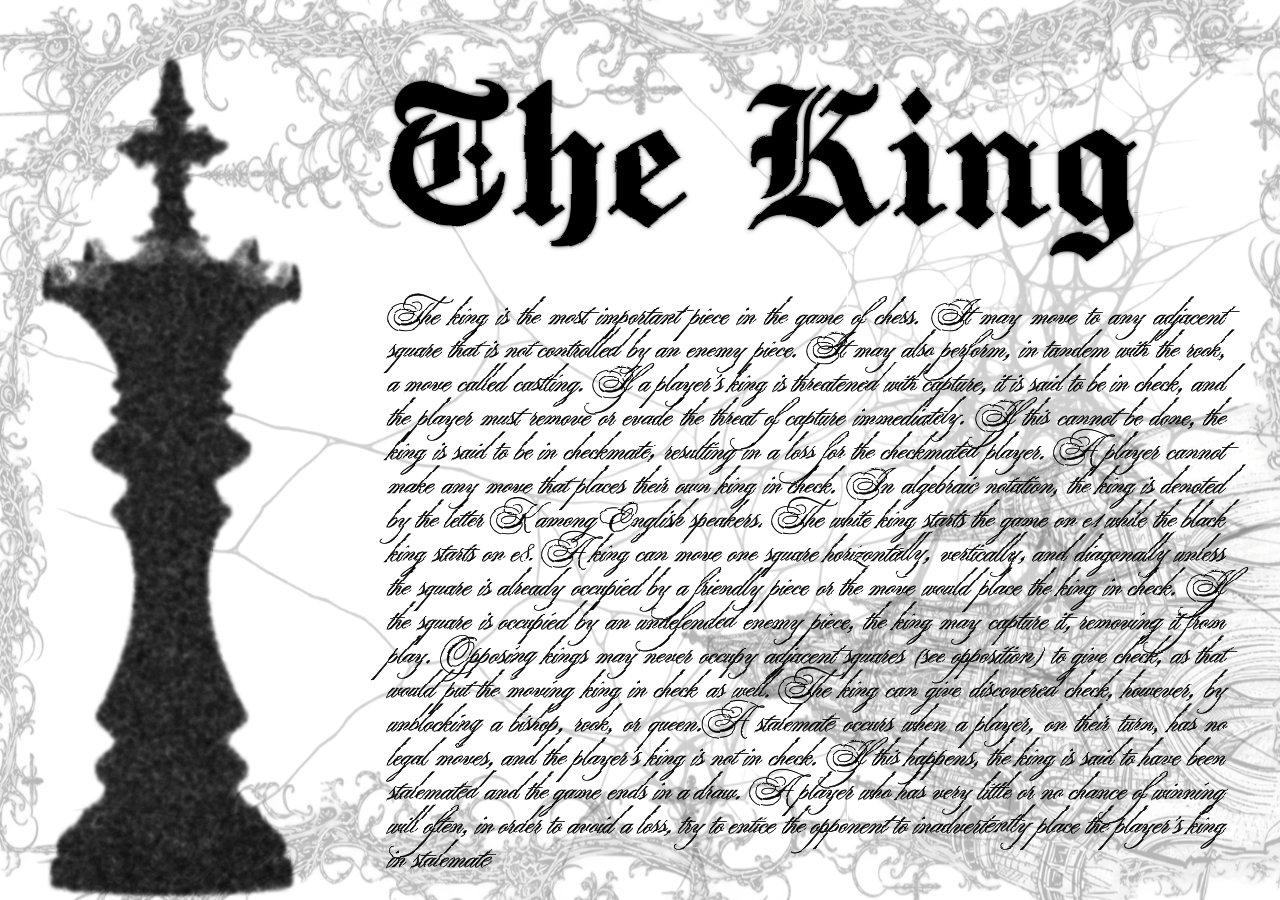
<file: kpage.html>
<!doctype html>
<html lang="en">
<head>
  <meta charset="utf-8">
  <meta name="viewport" content="width=device-width, initial-scale=1">
  <title>The King — Chess Pieces</title>
  <link rel="preconnect" href="https://fonts.googleapis.com">
  <link rel="preconnect" href="https://fonts.gstatic.com" crossorigin>
  <link rel="stylesheet" href="https://fonts.googleapis.com/css2?family=Ballet&display=block">
  <link rel="stylesheet" href="kdes.css">
</head>
<body>
  <!-- frame: Board -->
  <div class="frame board-e262d35079e7">
    <!-- rect: king -->
    <div class="shape rect king-e263330550f4"></div>
    <canvas id="kingSmoke" class="king-smoke" aria-hidden="true"></canvas>
    <!-- text: The King -->
    <div class="shape text the-king-e26364bdd176">
      <div class="text-node-html" id="html-text-node-bf0e94d9-e7d9-80fc-8008-e26364bdd176" data-x="513" data-y="156">
        <div class="root rich-text root-0" xmlns="http://www.w3.org/1999/xhtml">
          <div class="paragraph-set root-0-paragraph-set-0">
            <p class="paragraph root-0-paragraph-set-0-paragraph-0" dir="ltr"><span class="text-node root-0-paragraph-set-0-paragraph-0-text-0">The King</span></p>
          </div>
        </div>
      </div>
    </div>
        <!-- text: The king is the most important piece in the game of chess. It may move to any adjacent square that is not controlled by an enemy piece. It may also perform, in tandem with the rook, a move called castling. If a player's king is threatened with capture, it is said to be in check, -->
    <div class="shape text the-king-i-e33a67ff9f3d">
      <div class="text-node-html" id="html-text-node-51af9739-724e-8098-8008-e33a67ff9f3d" data-x="433.99999999999994" data-y="249.99999999999997">
        <div class="root rich-text root-0" xmlns="http://www.w3.org/1999/xhtml">
          <div class="paragraph-set root-0-paragraph-set-0">
            <p class="paragraph root-0-paragraph-set-0-paragraph-0" dir="auto"><span class="text-node root-0-paragraph-set-0-paragraph-0-text-0">The king is the most important piece in the game of chess. It may move to any adjacent square that is not controlled by an enemy piece. It may also perform, in tandem with the rook, a move called castling. If a player&#x27;s king is threatened with capture, it is said to be in check, and the player must remove or evade the threat of capture immediately. If this cannot be done, the king is said to be in checkmate, resulting in a loss for the checkmated player. A player cannot make any move that places their own king in check. In algebraic notation, the king is denoted by the letter K among English speakers. The white king starts the game on e1 while the black king starts on e8. A king can move one square horizontally, vertically, and diagonally unless the square is already occupied by a friendly piece or the move would place the king in check. If the square is occupied by an undefended enemy piece, the king may capture it, removing it from play. Opposing kings may never occupy adjacent squares (see opposition) to give check, as that would put the moving king in check as well. The king can give discovered check, however, by unblocking a bishop, rook, or queen.A stalemate occurs when a player, on their turn, has no legal moves, and the player&#x27;s king is not in check. If this happens, the king is said to have been stalemated and the game ends in a draw. A player who has very little or no chance of winning will often, in order to avoid a loss, try to entice the opponent to inadvertently place the player&#x27;s king in stalemate </span></p>
          </div>
        </div>
      </div>
    </div>
  </div>
  <svg aria-hidden="true" width="0" height="0" style="position:absolute;overflow:hidden">
    <filter id="ambientFluidFilter" x="-12%" y="-12%" width="124%" height="124%" color-interpolation-filters="sRGB">
      <feTurbulence type="fractalNoise" baseFrequency="0.008 0.012" numOctaves="2" seed="8" result="fluidNoise">
        <animate attributeName="baseFrequency" values="0.01 0.014;0.016 0.022;0.01 0.014" dur="8s" repeatCount="indefinite" />
      </feTurbulence>
      <feDisplacementMap in="SourceGraphic" in2="fluidNoise" scale="3" xChannelSelector="R" yChannelSelector="G">
        <animate attributeName="scale" values="6;11;6" dur="6s" repeatCount="indefinite" />
      </feDisplacementMap>
    </filter>
    <filter id="kineticTextFilter" x="-14%" y="-20%" width="128%" height="140%" color-interpolation-filters="sRGB">
      <feTurbulence type="fractalNoise" baseFrequency="0.012 0.018" numOctaves="2" seed="5" result="textNoise">
        <animate attributeName="baseFrequency" values="0.02 0.028;0.034 0.044;0.02 0.028" dur="4s" repeatCount="indefinite" />
      </feTurbulence>
      <feDisplacementMap in="SourceGraphic" in2="textNoise" scale="8" xChannelSelector="R" yChannelSelector="G">
        <animate attributeName="scale" values="10;18;10" dur="3s" repeatCount="indefinite" />
      </feDisplacementMap>
    </filter>
    <filter id="kingSwirlFilter" x="-15%" y="-5%" width="130%" height="110%" color-interpolation-filters="sRGB">
      <feTurbulence type="fractalNoise" baseFrequency="0.008 0.012" numOctaves="2" seed="8" result="kingNoise">
        <animate attributeName="baseFrequency" values="0.008 0.012;0.014 0.02;0.008 0.012" dur="8s" repeatCount="indefinite" />
      </feTurbulence>
      <feDisplacementMap in="SourceGraphic" in2="kingNoise" scale="8" xChannelSelector="R" yChannelSelector="G">
        <animate attributeName="scale" values="8;15;8" dur="6s" repeatCount="indefinite" />
      </feDisplacementMap>
    </filter>
    <filter id="kingKineticFilter" x="-15%" y="-5%" width="130%" height="110%" color-interpolation-filters="sRGB">
      <feTurbulence type="fractalNoise" baseFrequency="0.012 0.018" numOctaves="2" seed="5" result="kingNoise">
        <animate attributeName="baseFrequency" values="0.016 0.024;0.028 0.04;0.016 0.024" dur="4s" repeatCount="indefinite" />
      </feTurbulence>
      <feDisplacementMap in="SourceGraphic" in2="kingNoise" scale="14" xChannelSelector="R" yChannelSelector="G">
        <animate attributeName="scale" values="16;28;16" dur="3s" repeatCount="indefinite" />
      </feDisplacementMap>
    </filter>
  </svg>
  <script>
    (() => {
      const board = document.querySelector('.board-e262d35079e7');
      const king = document.querySelector('.king-e263330550f4');
      const title = document.querySelector('.the-king-e26364bdd176');
      const titleText = title.querySelector('.text-node');
      const description = document.querySelector('.the-king-i-e33a67ff9f3d');
      const paragraph = description.querySelector('.paragraph');

      const fitLayout = () => {
        const viewportWidth = window.innerWidth;
        const viewportHeight = window.innerHeight;
        const portrait = viewportHeight > viewportWidth;
        const imageScale = Math.max(1, viewportHeight - 10) / 952;
        // In portrait, reserve a clear text column below a smaller centered king.
        const kingHeight = portrait ? Math.min(viewportHeight * 0.62, viewportWidth * 1.8) : 894 * imageScale;
        const kingWidth = kingHeight * 638 / 2080;
        const textLeft = portrait ? 16 : 10 + 2 * imageScale + kingWidth + 75;
        king.style.left = portrait ? `${(viewportWidth - kingWidth) / 2}px` : `${(textLeft - kingWidth) / 2}px`;
        king.style.top = portrait ? `${(viewportHeight - kingHeight) / 2}px` : `${5 + 58 * imageScale}px`;   // phone: king in the middle of the first screen
        king.style.width = `${kingWidth}px`;
        king.style.height = `${kingHeight}px`;

        // text starts 75px right of the king silhouette.
        const baseLeft = textLeft;
        const limitRight = viewportWidth - (portrait ? 16 : 30);
        const limitBottom = viewportHeight - 30;

        // Title: ink-aligned with the description's left edge, as large as fits the width.
        const titleFont = getComputedStyle(titleText);
        const titleProbe = document.createElement('canvas').getContext('2d');
        titleProbe.font = `${titleFont.fontWeight} 100px ${titleFont.fontFamily}`;
        const tm = titleProbe.measureText(titleText.textContent);
        const inkLeft100 = tm.actualBoundingBoxLeft;            // + means ink starts left of the origin
        const inkWidth100 = tm.actualBoundingBoxLeft + tm.actualBoundingBoxRight;
        const inkTarget = baseLeft + 1;                           // description's leftmost ink
        let titleSize = Math.max(portrait ? 36 : 64, Math.min(900, (limitRight - inkTarget) / inkWidth100 * 100));
        const titleTop = portrait ? viewportHeight + 24 : 20;   // phone: title and text come after the king screen
        title.style.top = `${titleTop}px`;
        title.style.height = 'auto';
        titleText.style.fontSize = `${titleSize}px`;
        title.style.width = `${limitRight - inkTarget + 400}px`;
        // keep the title from eating the whole page: at most ~30% of the window height
        const maxTitleHeight = viewportHeight * (portrait ? 0.16 : 0.30);
        const titleHeight = title.getBoundingClientRect().height;
        if (titleHeight > maxTitleHeight) {
          titleSize = Math.max(portrait ? 36 : 64, titleSize * maxTitleHeight / titleHeight);
          titleText.style.fontSize = `${titleSize}px`;
        }
        title.style.left = `${inkTarget + inkLeft100 * titleSize / 100}px`;

        // Where the title's ink ends (baseline + descender of "King"), so the text can sit 30px below it.
        const titleWord = title.querySelector('.kinetic-word');
        const tmAt = titleProbe.measureText(titleText.textContent);
        const tAscent = (tm.fontBoundingBoxAscent ?? 80) * titleSize / 100;
        const tDescent = (tm.fontBoundingBoxDescent ?? 20) * titleSize / 100;
        const titleBaseline = titleTop + titleWord.offsetTop + (titleWord.offsetHeight - (tAscent + tDescent)) / 2 + tAscent;
        const titleInkBottom = titleBaseline + Math.max(0, tm.actualBoundingBoxDescent) * titleSize / 100;
        const targetInkTop = titleInkBottom + (portrait ? 18 : 30);
        let descriptionTop = targetInkTop;

        const words = [...description.querySelectorAll('.kinetic-word')];
        const probe = document.createElement('canvas').getContext('2d');
        const family = getComputedStyle(paragraph.firstElementChild || paragraph).fontFamily;

        // Lay the text out at a size / line-height and report where its real ink ends.
        const measure = (size, lineHeight) => {
          description.style.setProperty('--description-font-size', `${size}px`);
          description.style.setProperty('--description-line-height', `${lineHeight}`);
          probe.font = `400 ${size}px ${family}`;
          let overLeft = 0, overRight = 0;
          const metrics = new Map();
          for (const word of words) {
            const m = probe.measureText(word.textContent);
            metrics.set(word, m);
            overLeft = Math.max(overLeft, m.actualBoundingBoxLeft);
            overRight = Math.max(overRight, m.actualBoundingBoxRight - m.width);
          }
          overLeft += 1; overRight += 1;
          const left = baseLeft + overLeft;
          const width = Math.max(1, limitRight - overRight - left);
          description.style.left = `${left}px`;
          description.style.width = `${width}px`;

          let maxRight = 0, lastTop = 0;
          for (const word of words) {
            maxRight = Math.max(maxRight, word.offsetLeft + word.offsetWidth);
            lastTop = Math.max(lastTop, word.offsetTop);
          }
          let inkBottom = 0;
          let firstTop = Infinity;
          for (const word of words) firstTop = Math.min(firstTop, word.offsetTop);
          let inkTop = Infinity;
          for (const word of words) {
            if (word.offsetTop > firstTop + 1) continue;
            const m = metrics.get(word);
            const ascent = m.fontBoundingBoxAscent ?? size * 0.8;
            const descent = m.fontBoundingBoxDescent ?? size * 0.2;
            const baseline = word.offsetTop + (word.offsetHeight - (ascent + descent)) / 2 + ascent;
            inkTop = Math.min(inkTop, baseline - Math.max(0, m.actualBoundingBoxAscent));
          }
          // put the first line's ink exactly 30px below the title's ink
          descriptionTop = targetInkTop - inkTop;
          description.style.top = `${descriptionTop}px`;
          description.style.height = `${Math.max(0, limitBottom - descriptionTop)}px`;
          for (const word of words) {
            if (word.offsetTop < lastTop - 1) continue;
            const m = metrics.get(word);
            const ascent = m.fontBoundingBoxAscent ?? size * 0.8;
            const descent = m.fontBoundingBoxDescent ?? size * 0.2;
            const baseline = word.offsetTop + (word.offsetHeight - (ascent + descent)) / 2 + ascent;
            inkBottom = Math.max(inkBottom, baseline + Math.max(0, m.actualBoundingBoxDescent));
          }
          const bottom = descriptionTop + inkBottom + 1;
          return { fits: bottom <= limitBottom && maxRight <= width + 1, bottom };
        };

        if (portrait) {
          // phone: readable fixed size, the copy just flows (and scrolls) below the king
          measure(Math.max(24, viewportWidth * 0.088), 1.32);
          description.style.height = 'auto';
        } else {
        // 1) biggest font size that fits the box with the 30px right/bottom margins.
        let low = 12, high = 400;
        for (let i = 0; i < 22; i++) {
          const size = (low + high) / 2;
          if (measure(size, 1.08).fits) low = size; else high = size;
        }
        // 2) spread the lines so the last line's ink lands exactly 30px above the bottom.
        let lhLow = 1.08, lhHigh = 2.4;
        for (let i = 0; i < 16; i++) {
          const lh = (lhLow + lhHigh) / 2;
          if (measure(low, lh).fits) lhLow = lh; else lhHigh = lh;
        }
        measure(low, lhLow);
        }
        if (portrait) board.style.height = `${Math.max(viewportHeight, parseFloat(description.style.top) + description.scrollHeight + 40)}px`;
        else board.style.height = '';
        // align the title's ink with the column where the description's lines start
        title.style.left = `${parseFloat(description.style.left) + inkLeft100 * titleSize / 100}px`;
      };

      window.addEventListener('resize', fitLayout);
      const animatedWords = [];
      for (const target of [titleText, ...description.querySelectorAll('.text-node')]) {
        const fragment = document.createDocumentFragment();
        for (const token of target.textContent.match(/\s+|\S+/g) || []) {
          if (/^\s+$/.test(token)) fragment.append(document.createTextNode(token));
          else {
            const word = document.createElement('span');
            word.className = 'kinetic-word';
            word.textContent = token;
            fragment.append(word);
            animatedWords.push(word);
          }
        }
        target.replaceChildren(fragment);
      }

      fitLayout();
      document.fonts.load('50px "Ballet"').then(fitLayout, () => {});
      document.fonts.ready.then(fitLayout);

      const pointer = { x: 0, y: 0, sx: 0, sy: 0, inside: false, started: false };
      let animationFrame = 0;
      const movePointer = (event) => {
        if (event.pointerType === 'touch') return;
        if (!pointer.started) {
          pointer.x = pointer.sx = event.clientX;
          pointer.y = pointer.sy = event.clientY;
          pointer.started = true;
        } else {
          pointer.x = event.clientX;
          pointer.y = event.clientY;
        }
        pointer.inside = true;
        if (!animationFrame) animationFrame = requestAnimationFrame(animateWords);
      };
      const leavePage = () => {
        pointer.inside = false;
        if (!animationFrame) animationFrame = requestAnimationFrame(animateWords);
      };
      function animateWords() {
        const ease = 0.09;
        pointer.sx += (pointer.x - pointer.sx) * ease;
        pointer.sy += (pointer.y - pointer.sy) * ease;
        let unsettled = Math.abs(pointer.x - pointer.sx) + Math.abs(pointer.y - pointer.sy) > 0.2;
        for (const word of animatedWords) {
          const rect = word.getBoundingClientRect();
          const dx = pointer.sx - (rect.left + rect.width / 2);
          const dy = pointer.sy - (rect.top + rect.height / 2);
          const distance = Math.hypot(dx, dy);
          const influence = pointer.inside ? Math.max(0, 1 - distance / 240) : 0;
          const hover = pointer.inside ? Math.max(0, 1 - distance / 100) : 0;
          word.style.setProperty('--mag-x', `${(dx * influence * 0.24).toFixed(2)}px`);
          word.style.setProperty('--mag-y', `${(dy * influence * 0.24 - hover * 16).toFixed(2)}px`);
          word.style.setProperty('--depth-z', `${(hover * 22).toFixed(2)}px`);
          word.style.setProperty('--tilt-x', `${(-dy / 78 * hover * 16).toFixed(2)}deg`);
          word.style.setProperty('--tilt-y', `${(dx / 78 * hover * 16).toFixed(2)}deg`);
          word.style.setProperty('--fluid-stretch', `${(1 + influence * 0.025).toFixed(3)}`);
          word.classList.toggle('kinetic-near', influence > 0.02);
          word.classList.toggle('kinetic-hover', hover > 0.04);
          if (influence > 0.01) unsettled = true;
        }
        const titleRect = title.getBoundingClientRect();
        const titleDx = pointer.sx - (titleRect.left + titleRect.width / 2);
        const titleDy = pointer.sy - (titleRect.top + titleRect.height / 2);
        const titleDistance = Math.hypot(titleDx, titleDy);
        const titleInfluence = pointer.inside ? Math.max(0, 1 - titleDistance / 330) : 0;
        const titleHover = pointer.inside ? Math.max(0, 1 - titleDistance / 165) : 0;
        title.style.setProperty('--heading-x', `${(titleDx * titleInfluence * 0.12).toFixed(2)}px`);
        title.style.setProperty('--heading-y', `${(titleDy * titleInfluence * 0.12 - titleHover * 7).toFixed(2)}px`);
        title.style.setProperty('--heading-rotate-x', `${(-titleDy / 165 * titleHover * 7).toFixed(2)}deg`);
        title.style.setProperty('--heading-rotate-y', `${(titleDx / 165 * titleHover * 7).toFixed(2)}deg`);
        title.style.setProperty('--heading-scale', `${(1 + titleHover * 0.06).toFixed(3)}`);
        title.classList.toggle('kinetic-heading-active', titleHover > 0.02);
        if (titleInfluence > 0.01) unsettled = true;
        const kingRect = king.getBoundingClientRect();
        const kingDx = Math.max(kingRect.left - pointer.sx, 0, pointer.sx - kingRect.right);
        const kingDy = Math.max(kingRect.top - pointer.sy, 0, pointer.sy - kingRect.bottom);
        const kingInfluence = pointer.inside ? Math.max(0, 1 - Math.hypot(kingDx, kingDy) / 240) : 0;
        king.classList.toggle('kinetic-near', kingInfluence > 0.02);
        if (kingInfluence > 0.01) unsettled = true;
        animationFrame = unsettled ? requestAnimationFrame(animateWords) : 0;
      }
      addEventListener('pointermove', movePointer, { passive: true });
      addEventListener('pointerleave', leavePage, { passive: true });
      // the parent (index.html) asks where the king's silhouette sits (king.png: x 2..268, y 97..991 of its 279 x 991 box)
      window.addEventListener('message', (event) => {
        if (event.source !== window.parent || !event.data || event.data.type !== 'get-king-rect') return;
        const vr = king.getBoundingClientRect();   // the exact box the smoke king is drawn into, in this frame's viewport px
        window.parent.postMessage({ type: 'king-rect', rect: { left: king.offsetLeft, top: king.offsetTop, width: king.offsetWidth, height: king.offsetHeight, vleft: vr.left, vtop: vr.top, vwidth: vr.width, vheight: vr.height } }, '*');
      });
      window.parent.postMessage({ type: 'king-typewriter-ready' }, '*');
      window.parent.postMessage({ type: 'king-typewriter-started' }, '*');
    })();
  </script>

  <script id="king-smoke">
(() => {
  /* Black king smoke: WebGL2 particles (transform feedback + helix-noise field) pulled onto the
     blackking.png silhouette, spinning on a turntable, stirred by the pointer. */
  const canvas = document.getElementById('kingSmoke');
  const king = document.querySelector('.king-e263330550f4');
  if (!canvas || !king) return;
  const MASK = '[data-uri]';
  const fallback = () => { canvas.style.display = 'none'; king.style.background = `url(${MASK}) no-repeat center / 100% 100%`; };
  const gl = canvas.getContext('webgl2', { alpha: true, premultipliedAlpha: true, antialias: false, depth: false, stencil: false });
  if (!gl) { fallback(); return; }

  const MOBILE = matchMedia('(max-width: 700px)').matches;
  const reduced = matchMedia('(prefers-reduced-motion: reduce)').matches;
  const N = MOBILE ? 40000 : 160000;
  const TURB = 0, ROT_SPEED = 0.45, GAIN = 5.0;
  const KH = 1.14;                // king height in scene units
  const FADE_TIME = reduced ? 1.2 : 2.0;

  const HX = `// Helix Noise — generated GLSL (GLSL ES 3.00 / WebGL2). Divergence-free velocity field.
// 20 modes. Defines vec3 hx(vec3 p) / (vec3 p, float t).
const int hx_N = 20;
const vec3 hx_K[20] = vec3[20](vec3(0.94043,-0.42023,0.94043),vec3(1.2802,-3.2008,0.92102),vec3(1.8686,-0.0014651,0.16309),vec3(0.20434,-2.1148,5.2433),vec3(2.0815,-3.1033,-1.8287),vec3(2.0470,1.6090,1.7629),vec3(-1.1795,-2.5732,1.1995),vec3(4.0639,0.24172,-3.2019),vec3(-0.36516,0.89120,2.4549),vec3(-0.81962,-3.0417,-1.8428),vec3(2.8500,3.8008,-0.55092),vec3(-1.8811,-0.59308,1.4348),vec3(0.35812,-0.30910,-2.0627),vec3(-0.18123,1.3968,0.69629),vec3(-0.99396,-0.59113,-0.31530),vec3(1.1614,4.1124,-4.3554),vec3(-4.1360,2.3175,1.8744),vec3(-2.1366,-0.17889,-3.2546),vec3(-2.0245,5.2174,-1.6119),vec3(-3.9900,1.4452,-1.3580));
const vec3 hx_E1[20] = vec3[20](vec3(0.40797,0.91299,0.0000),vec3(0.92848,0.37137,0.0000),vec3(0.00078410,1.0000,0.0000),vec3(0.99924,0.0000,-0.038943),vec3(0.83049,0.55703,0.0000),vec3(-0.61798,0.78619,0.0000),vec3(0.90905,-0.41669,0.0000),vec3(-0.059374,0.99824,0.0000),vec3(0.98912,0.0000,0.14713),vec3(0.96556,-0.26018,0.0000),vec3(-0.80006,0.59991,0.0000),vec3(0.30070,-0.95372,0.0000),vec3(-0.98526,0.0000,-0.17106),vec3(-0.99169,-0.12866,0.0000),vec3(0.51116,-0.85949,0.0000),vec3(-0.96236,0.27178,0.0000),vec3(-0.48882,-0.87238,0.0000),vec3(0.083432,-0.99651,0.0000),vec3(-0.93227,-0.36175,0.0000),vec3(-0.34055,-0.94023,0.0000));
const vec3 hx_E2[20] = vec3[20](vec3(-0.61559,0.27508,0.73850),vec3(-0.095858,0.23966,0.96611),vec3(-0.086951,0.000068179,0.99621),vec3(0.014557,0.92750,0.37353),vec3(0.24486,-0.36507,0.89820),vec3(-0.44077,-0.34647,0.82806),vec3(0.16258,0.35468,0.92075),vec3(0.61711,0.036705,0.78602),vec3(0.049724,0.94116,-0.33428),vec3(-0.13137,-0.48754,0.86316),vec3(0.069107,0.092164,0.99334),vec3(0.56104,0.17689,0.80867),vec3(0.024985,0.98928,-0.14391),vec3(0.057015,-0.43946,0.89645),vec3(-0.22608,-0.13446,0.96478),vec3(0.19400,0.68694,0.70034),vec3(0.32075,-0.17973,0.92995),vec3(-0.83216,-0.069671,0.55014),vec3(-0.10012,0.25802,0.96094),vec3(-0.28656,0.10379,0.95242));
const float hx_S[20] = float[20](1.0000,-1.0000,1.0000,1.0000,-1.0000,1.0000,-1.0000,1.0000,1.0000,1.0000,1.0000,1.0000,1.0000,1.0000,1.0000,1.0000,1.0000,1.0000,-1.0000,1.0000);
const float hx_A[20] = float[20](0.53142,0.089195,0.30269,0.037156,0.066632,0.11342,0.11838,0.043941,0.15844,0.085454,0.051129,0.18378,0.24067,0.42377,0.70872,0.032185,0.045282,0.075429,0.035163,0.058488);
const float hx_PH[20] = float[20](-5.2856,-3.5897,-0.18573,-4.7233,6.7912,-17.256,5.8799,1.5879,-13.074,14.321,-10.027,8.8767,6.7837,-4.1347,7.5664,-7.4364,4.1324,21.052,5.4349,19.061);
const float hx_OM[20] = float[20](-0.83287,-0.34552,0.31740,2.2674,2.0751,-0.62598,-2.5250,4.1198,0.52426,-3.1492,4.1464,0.037697,-1.9141,-1.3310,-1.7466,-1.6048,-4.7250,-1.5713,4.7327,3.5714);
const float hx_SCALE = 0.88876;

vec3 hx(vec3 p, float t) {
  vec3 u = vec3(0.0);
  for (int j = 0; j < hx_N; j++) {
    float phi = dot(hx_K[j], p) + hx_PH[j] + hx_OM[j] * t;
    u += (hx_A[j]) * (cos(phi) * hx_E1[j] - hx_S[j] * sin(phi) * hx_E2[j]);
  }
  return u * hx_SCALE;
}
vec3 hx(vec3 p) { return hx(p, 0.0); }`;

  const UPDATE_VS = `#version 300 es
precision highp float;
${HX}
layout(location = 0) in vec3 a_pos;
layout(location = 1) in vec2 a_aux;
layout(location = 2) in vec4 a_tgt;   // xy = target on the model (front view), z = smoke density, w = depth of the target
out vec3 v_pos;
out vec2 v_aux;
uniform float uDt;
uniform float uT;
uniform float uTurb;
uniform float uRot;    // turntable angle (radians)
uniform float uAxis;   // scene x of the king's vertical axis
uniform vec4  uPtr;    // xy scene position, z radius, w strength
uniform vec2  uPtrV;   // pointer velocity (scene units / s)

void main() {
  vec3 p = a_pos;
  float rnd = a_aux.y;

  // the target spins about the king's own vertical axis, like a 3D model on a turntable
  float c = cos(uRot), s = sin(uRot);
  float dx = a_tgt.x - uAxis;
  vec3 tg = vec3(uAxis + dx * c + a_tgt.w * s, a_tgt.y, a_tgt.w * c - dx * s);

  // particles always stay locked to the model: no release, no drifting away, no respawn
  // cursor swirl: near the pointer the pull to the model loosens so the smoke can whirl around it
  vec2 d = p.xy - uPtr.xy;
  float r2 = dot(d, d);
  float f = exp(-r2 / (uPtr.z * uPtr.z)) * uPtr.w;
  float rl = sqrt(r2) + 0.04;
  float k = 2.6 * (1.0 - 0.45 * clamp(f, 0.0, 1.0));   // every particle is always pulled to the king: no materialize phase
  vec2 to = tg.xy - p.xy;


  vec3 q1 = vec3(p.xy * 2.1, p.z * 0.8 + rnd * 2.0);
  vec3 q2 = vec3(p.xy * 6.5, p.z * 1.6 + rnd * 5.0);
  vec3 tv = hx(q1, uT) + 0.35 * hx(q2, uT * 1.6);
  float amp = uTurb;
  vec2 vel = tv.xy * amp + to * k;

  vel += vec2(-d.y, d.x) / rl * f * 0.9 - (d / rl) * f * 0.15 + uPtrV * f * 0.35;

  p.xy += vel * uDt;
  p.z += ((tg.z - p.z) * k + tv.z * amp) * uDt;
  v_pos = p;
  v_aux = a_aux;
  gl_Position = vec4(0.0);
}`;
  const UPDATE_FS = `#version 300 es
precision mediump float;
void main() {}`;

  const RENDER_VS = `#version 300 es
precision highp float;
layout(location = 0) in vec3 a_pos;
layout(location = 1) in vec2 a_aux;
layout(location = 2) in vec3 a_tgt;
out float f_a;
out vec3  f_col;
uniform float uAspect;
uniform float uPx;       // buffer pixels per world unit
uniform float uGain;
uniform float uMode;     // 0 = white smoke, 1 = black smoke body, 2 = black smoke rim light
uniform vec4  uMap;      // scene -> screen: scale, offset x, offset y, pivot y
uniform float uFade;     // scroll fade-in 0..1

float hash11(float n) { return fract(sin(n) * 43758.5453123); }

void main() {
  float ph   = hash11(a_aux.y * 4.73);   // fixed per-particle puff size, no fading in / out
  float vis  = 0.83 * uFade;             // steady brightness, faded in on scroll
  float lum  = a_tgt.z;
  vec2 s = vec2(a_pos.x * uMap.x + uMap.y, (a_pos.y - uMap.w) * uMap.x + uMap.w + uMap.z);
  gl_Position = vec4(s.x / uAspect, s.y, 0.0, 1.0);
  float depth = 1.0 + 0.18 * a_pos.z;
  float diam  = (0.0065 + 0.012 * ph) * depth * uMap.x;
  gl_PointSize = max(1.5, diam * uPx);
  float j = 0.8 + 0.4 * hash11(a_aux.y * 3.1);
  if (uMode < 0.5) {
    f_col = vec3(1.0);   // pure white smoke
    f_a   = vis * (0.030 + 0.115 * lum * lum) * uGain * j;
  } else if (uMode < 1.5) {
    f_col = vec3(0.012, 0.014, 0.020);
    f_a   = vis * 0.13 * uGain * j;
  } else {
    f_col = vec3(0.62, 0.68, 0.80);
    f_a   = vis * smoothstep(0.5, 0.95, lum) * 0.065 * uGain * j;
  }
}`;
  const RENDER_FS = `#version 300 es
precision mediump float;
in float f_a;
in vec3  f_col;
out vec4 outColor;
void main() {
  vec2 d = gl_PointCoord * 2.0 - 1.0;
  float r2 = dot(d, d);
  if (r2 > 1.0) discard;
  float fall = pow(1.0 - r2, 2.0) * f_a;
  outColor = vec4(f_col * fall, fall);      // premultiplied
}`;


  function compile(type, src) {
    const s = gl.createShader(type);
    gl.shaderSource(s, src); gl.compileShader(s);
    if (!gl.getShaderParameter(s, gl.COMPILE_STATUS)) throw new Error(gl.getShaderInfoLog(s));
    return s;
  }
  function link(vs, fs, varyings) {
    const p = gl.createProgram();
    gl.attachShader(p, compile(gl.VERTEX_SHADER, vs));
    gl.attachShader(p, compile(gl.FRAGMENT_SHADER, fs));
    if (varyings) gl.transformFeedbackVaryings(p, varyings, gl.INTERLEAVED_ATTRIBS);
    gl.linkProgram(p);
    if (!gl.getProgramParameter(p, gl.LINK_STATUS)) throw new Error(gl.getProgramInfoLog(p));
    return p;
  }
  const mulberry32 = (a) => () => {
    a |= 0; a = (a + 0x6D2B79F5) | 0;
    let t = Math.imul(a ^ (a >>> 15), 1 | a);
    t = (t + Math.imul(t ^ (t >>> 7), 61 | t)) ^ t;
    return ((t ^ (t >>> 14)) >>> 0) / 4294967296;
  };

  let updateProg, renderProg;
  try {
    updateProg = link(UPDATE_VS, UPDATE_FS, ['v_pos', 'v_aux']);
    renderProg = link(RENDER_VS, RENDER_FS);
  } catch (e) { console.warn('king smoke disabled:', e.message); fallback(); return; }
  const uu = (n) => gl.getUniformLocation(updateProg, n);
  const U = { dt: uu('uDt'), t: uu('uT'), turb: uu('uTurb'), ptr: uu('uPtr'), ptrV: uu('uPtrV'), rot: uu('uRot'), axis: uu('uAxis') };
  const ur = (n) => gl.getUniformLocation(renderProg, n);
  const R = { aspect: ur('uAspect'), px: ur('uPx'), gain: ur('uGain'), mode: ur('uMode'), map: ur('uMap'), fade: ur('uFade') };

  // ---- targets sampled from the black king mask (alpha channel) --------------
  const L = { count: N, seed: 12345 };
  const sil = { minX: 0, maxX: 0, minY: 0, maxY: 0, W: 1, H: 1, axisLocal: 0, topLocal: 0, hLocal: 1 };
  function buildTargets(img) {
    const W = img.naturalWidth, H = img.naturalHeight;
    const c = document.createElement('canvas'); c.width = W; c.height = H;
    const cx = c.getContext('2d', { willReadFrequently: true });
    cx.drawImage(img, 0, 0);
    const px = cx.getImageData(0, 0, W, H).data;
    const cdf = new Float32Array(W * H);
    const rowMin = new Float32Array(H).fill(W), rowMax = new Float32Array(H).fill(-1);
    let sum = 0, minX = W, maxX = -1, minY = H, maxY = -1;
    for (let i = 0; i < W * H; i++) {
      const a = px[i * 4 + 3] / 255;
      sum += a > 0.08 ? a : 0;
      cdf[i] = sum;
      if (a > 0.08) {
        const ix = i % W, iy = (i / W) | 0;
        if (ix < rowMin[iy]) rowMin[iy] = ix;
        if (ix > rowMax[iy]) rowMax[iy] = ix;
        if (ix < minX) minX = ix; if (ix > maxX) maxX = ix;
        if (iy < minY) minY = iy; if (iy > maxY) maxY = iy;
      }
    }
    const cxPx = (minX + maxX + 1) / 2;
    const hw = new Float32Array(H), hwS = new Float32Array(H);
    for (let y = 0; y < H; y++) hw[y] = rowMax[y] >= 0 ? Math.max(cxPx - rowMin[y], rowMax[y] + 1 - cxPx) : 0;
    for (let y = 0; y < H; y++) {
      let m = 0;
      for (let k = -2; k <= 2; k++) { const yy = y + k; if (yy >= 0 && yy < H && hw[yy] > m) m = hw[yy]; }
      hwS[y] = m;
    }
    const kingW = KH * W / H, pxToScene = KH / H;
    L.axisX = (cxPx / W - 0.5) * kingW;
    sil.axisLocal = L.axisX;
    sil.topLocal = (0.5 - minY / H) * KH;
    sil.hLocal = (maxY - minY + 1) * pxToScene;
    const rnd = mulberry32(L.seed), rndZ = mulberry32(L.seed ^ 0x5bd1e995);
    const out = new Float32Array(L.count * 4);
    for (let n = 0; n < L.count; n++) {
      const u = rnd() * sum;
      let lo = 0, hi = cdf.length - 1;
      while (lo < hi) { const m = (lo + hi) >> 1; if (cdf[m] < u) lo = m + 1; else hi = m; }
      const ix = lo % W, iy = (lo / W) | 0;
      const uvx = (ix + rnd()) / W, uvy = (iy + rnd()) / H;
      out[n * 4]     = (uvx - 0.5) * kingW;
      out[n * 4 + 1] = (0.5 - uvy) * KH;
      out[n * 4 + 2] = 1.0;
      const dxPx = uvx * W - cxPx, r = hwS[iy];
      const zmax = Math.sqrt(Math.max(0, r * r - dxPx * dxPx));
      const side = rndZ() < 0.5 ? -1 : 1;
      out[n * 4 + 3] = side * zmax * (0.4 + 0.6 * Math.sqrt(rndZ())) * pxToScene;
    }
    return out;
  }
  function startState() {
    const rnd = mulberry32(777 + L.seed);
    const init = new Float32Array(L.count * 5);
    for (let n = 0; n < L.count; n++) {
      rnd(); rnd();
      init[n * 5] = L.tgt[n * 4]; init[n * 5 + 1] = L.tgt[n * 4 + 1]; init[n * 5 + 2] = L.tgt[n * 4 + 3];
      init[n * 5 + 3] = 0.0; init[n * 5 + 4] = rnd();
    }
    return init;
  }
  function makeVao(buf) {
    const v = gl.createVertexArray();
    gl.bindVertexArray(v);
    gl.bindBuffer(gl.ARRAY_BUFFER, buf);
    gl.enableVertexAttribArray(0); gl.vertexAttribPointer(0, 3, gl.FLOAT, false, 20, 0);
    gl.enableVertexAttribArray(1); gl.vertexAttribPointer(1, 2, gl.FLOAT, false, 20, 12);
    gl.bindBuffer(gl.ARRAY_BUFFER, L.tgtBuf);
    gl.enableVertexAttribArray(2); gl.vertexAttribPointer(2, 4, gl.FLOAT, false, 16, 0);
    gl.bindVertexArray(null);
    return v;
  }
  function initLayer(img) {
    L.tgt = buildTargets(img);
    L.tgtBuf = gl.createBuffer();
    gl.bindBuffer(gl.ARRAY_BUFFER, L.tgtBuf); gl.bufferData(gl.ARRAY_BUFFER, L.tgt, gl.STATIC_DRAW);
    L.buf = [gl.createBuffer(), gl.createBuffer()];
    L.vao = [makeVao(L.buf[0]), makeVao(L.buf[1])];
    const init = startState();
    for (const b of L.buf) { gl.bindBuffer(gl.ARRAY_BUFFER, b); gl.bufferData(gl.ARRAY_BUFFER, init, gl.DYNAMIC_COPY); }
    gl.bindBuffer(gl.ARRAY_BUFFER, null);
    L.cur = 0;
  }

  // ---- sizing: the canvas covers the whole board; the king maps onto the king box ----
  let cw = 1, ch = 1, aspect = 1, pxPerWorld = 1;
  let S = 1, Ox = 0, Oy = 0;
  function resize() {
    const dpr = Math.min(window.devicePixelRatio || 1, MOBILE ? 1.5 : 2);
    cw = canvas.clientWidth || innerWidth; ch = canvas.clientHeight || innerHeight;
    const w = Math.max(2, Math.min(1800, Math.round(cw * dpr)));
    const h = Math.max(2, Math.round(w * ch / cw));
    if (canvas.width !== w || canvas.height !== h) { canvas.width = w; canvas.height = h; }
    aspect = cw / ch; pxPerWorld = h / 2;
  }
  function layout() {
    const r = king.getBoundingClientRect(), c = canvas.getBoundingClientRect();
    if (!r.height) return;
    S = (2 * r.height / ch) / sil.hLocal;
    const axisScene = (2 * (r.left - c.left + r.width / 2) - cw) / ch;
    const topScene = 1 - 2 * (r.top - c.top) / ch;
    Ox = axisScene - S * sil.axisLocal;
    Oy = topScene - S * sil.topLocal;
  }

  // ---- pointer ------------------------------------------------------------------
  const ptr = { x: 0, y: 0, vx: 0, vy: 0, w: 0, inside: false, px: 0, py: 0, t: 0 };
  function onPointer(e) {
    if (!cw) return;
    const c = canvas.getBoundingClientRect();
    const sx = (2 * (e.clientX - c.left) - cw) / ch, sy = 1 - 2 * (e.clientY - c.top) / ch;
    const x = (sx - Ox) / S, y = (sy - Oy) / S;
    const now = performance.now(), dt = Math.max(0.008, (now - ptr.t) / 1000);
    const vx = (x - ptr.px) / dt, vy = (y - ptr.py) / dt;
    ptr.vx = ptr.vx * 0.6 + Math.max(-4, Math.min(4, vx)) * 0.4;
    ptr.vy = ptr.vy * 0.6 + Math.max(-4, Math.min(4, vy)) * 0.4;
    ptr.px = ptr.x = x; ptr.py = ptr.y = y; ptr.t = now;
    ptr.inside = true;
  }
  addEventListener('pointermove', onPointer, { passive: true });
  addEventListener('pointerdown', onPointer, { passive: true });
  document.addEventListener('pointerleave', () => { ptr.inside = false; });
  addEventListener('blur', () => { ptr.inside = false; });

  // ---- frame ------------------------------------------------------------------
  let ready = false, simT = 0, last = 0, rotA = 0, formT = 0;
  // index.html is about to fade this card in: make sure the black king is already fully formed (a hidden iframe can be throttled)
  addEventListener('message', (e) => { if (e.source !== window.parent || !e.data) return; if (e.data.type === 'get-king-rect') window.__kingRun = true; if (e.data.type === 'king-card-in') { window.__kingRun = true; formT = FADE_TIME; } });
  function frame(now) {
    requestAnimationFrame(frame);
    if (!ready || document.hidden || (window.parent !== window && !window.__kingRun)) { last = now; return; }   // idle until index.html needs the king
    const dt = Math.min(0.05, Math.max(0.001, (now - (last || now)) / 1000));
    last = now; simT += dt;
    formT = Math.min(FADE_TIME, formT + dt);
    const fu = formT / FADE_TIME, fade = fu * fu * (3 - 2 * fu);
    resize(); layout();

    ptr.vx *= Math.pow(0.04, dt); ptr.vy *= Math.pow(0.04, dt);
    const speed = Math.hypot(ptr.vx, ptr.vy);
    const wantW = ptr.inside ? 0.4 + 0.6 * Math.min(1, speed / 1.4) : 0;
    ptr.w += (wantW - ptr.w) * Math.min(1, dt * 6);

    gl.useProgram(updateProg);
    gl.uniform1f(U.dt, dt);
    gl.uniform1f(U.t, simT * (reduced ? 0.15 : 0.32));
    gl.uniform4f(U.ptr, ptr.x, ptr.y, 0.24 / S, ptr.w * (reduced ? 0.3 : 1));
    gl.uniform2f(U.ptrV, ptr.vx, ptr.vy);
    rotA = (rotA + dt * ROT_SPEED * (reduced ? 0.25 : 1)) % (Math.PI * 2);
    gl.uniform1f(U.rot, rotA);
    gl.uniform1f(U.axis, L.axisX);
    gl.uniform1f(U.turb, TURB * (reduced ? 0.4 : 1));
    gl.enable(gl.RASTERIZER_DISCARD);
    gl.bindVertexArray(L.vao[L.cur]);
    gl.bindBufferBase(gl.TRANSFORM_FEEDBACK_BUFFER, 0, L.buf[1 - L.cur]);
    gl.beginTransformFeedback(gl.POINTS);
    gl.drawArrays(gl.POINTS, 0, L.count);
    gl.endTransformFeedback();
    L.cur = 1 - L.cur;
    gl.bindBufferBase(gl.TRANSFORM_FEEDBACK_BUFFER, 0, null);
    gl.bindVertexArray(null);
    gl.disable(gl.RASTERIZER_DISCARD);

    gl.viewport(0, 0, canvas.width, canvas.height);
    gl.clearColor(0, 0, 0, 0);
    gl.clear(gl.COLOR_BUFFER_BIT);
    gl.enable(gl.BLEND);
    gl.blendFunc(gl.ONE, gl.ONE_MINUS_SRC_ALPHA);
    gl.useProgram(renderProg);
    gl.uniform1f(R.aspect, aspect);
    gl.uniform1f(R.px, pxPerWorld);
    gl.uniform1f(R.fade, fade);
    gl.uniform4f(R.map, S, Ox, Oy, 0.0);
    gl.uniform1f(R.mode, 1.0);                       // black smoke body
    gl.uniform1f(R.gain, GAIN * Math.min(1.6, 40000 / L.count));
    gl.bindVertexArray(L.vao[L.cur]);
    gl.drawArrays(gl.POINTS, 0, L.count);
    gl.bindVertexArray(null);
    gl.disable(gl.BLEND);
  }

  const img = new Image();
  img.onload = () => { initLayer(img); resize(); layout(); ready = true; window.__kingSmoke = { count: N, get frames() { return simT; } }; };
  img.onerror = () => { console.warn('king mask failed to load'); fallback(); };
  img.src = MASK;
  addEventListener('resize', () => { resize(); layout(); }, { passive: true });
  requestAnimationFrame(frame);
})();
  </script>
</body>
</html>
</file>
<file: kdes.css>
/* latin-ext */
@font-face {
  font-family: 'Manufacturing Consent';
  font-style: normal;
  font-weight: 400;
  font-display: block;
  src: url([data-uri]) format('woff2');
  unicode-range: U+0100-02BA, U+02BD-02C5, U+02C7-02CC, U+02CE-02D7, U+02DD-02FF, U+0304, U+0308, U+0329, U+1D00-1DBF, U+1E00-1E9F, U+1EF2-1EFF, U+2020, U+20A0-20AB, U+20AD-20C4, U+2113, U+2C60-2C7F, U+A720-A7FF;
}
/* latin */
@font-face {
  font-family: 'Manufacturing Consent';
  font-style: normal;
  font-weight: 400;
  font-display: block;
  src: url([data-uri]) format('woff2');
  unicode-range: U+0000-00FF, U+0131, U+0152-0153, U+02BB-02BC, U+02C6, U+02DA, U+02DC, U+0304, U+0308, U+0329, U+2000-206F, U+20AC, U+2122, U+2191, U+2193, U+2212, U+2215, U+FEFF, U+FFFD;
}


html, body {
  margin: 0;
  min-height: 100%;
  min-width: 100%;
  padding: 0;
}

body {
  display: flex;
  flex-direction: column;
  align-items: center;
  width: 100vw;
  min-height: 100vh;
}

* {
  box-sizing: border-box;
}

.text-node { background-clip: text !important; -webkit-background-clip: text !important; }

/* Board */
.board-e262d35079e7 {
  position: relative;
  width: 1380px;
  height: 933px;
  background: #FFFFFFFF;
  overflow: hidden;
  z-index: 0;
}

/* The king is the most important piece in the game of chess. It may move to any adjacent square that is not controlled by an enemy piece.  It may also perform, in tandem with the rook, a move called castling. If a player's king is threatened with capture, it is said to be in check, */
.the-king-i-e33a67ff9f3d {
  position: absolute;
  left: 434px;
  top: 250px;
  width: 2007px;
}
.the-king-i-e33a67ff9f3d .root-0 {
  
  
  display: flex;
  white-space: break-spaces;
  align-items: flex-start;
}
.the-king-i-e33a67ff9f3d .root-0-paragraph-set-0 {
  display: inline-flex;
  flex-direction: column;
  justify-content: inherit;
  min-width: 100%;
  margin-right: 1px;
  vertical-align: top;
}
.the-king-i-e33a67ff9f3d .root-0-paragraph-set-0-paragraph-0 {
  font-size: 0;
  line-height: 1.2;
  margin: 0;
  text-align: justify;
}
.the-king-i-e33a67ff9f3d .root-0-paragraph-set-0-paragraph-0-text-0 {
  color: rgba(0, 0, 0, 1);
  text-transform: none;
  
  line-break: auto;
  overflow-wrap: initial;
  white-space: break-spaces;
  font-size: 50px;
  text-rendering: geometricPrecision;
  caret-color: rgba(0, 0, 0, 1);
  text-decoration: none;
  letter-spacing: 0px;
  font-family: "Ballet";
  font-style: normal;
  font-weight: 400;
}

/* The King */
.the-king-e26364bdd176 {
  position: absolute;
  left: 434px;
  top: 19px;
  height: 180px;
}
.the-king-e26364bdd176 .root-0 {
  
  
  display: flex;
  white-space: break-spaces;
  align-items: flex-start;
}
.the-king-e26364bdd176 .root-0-paragraph-set-0 {
  display: inline-flex;
  flex-direction: column;
  justify-content: inherit;
  
  margin-right: 1px;
  vertical-align: top;
}
.the-king-e26364bdd176 .root-0-paragraph-set-0-paragraph-0 {
  font-size: 0;
  line-height: 1.2;
  margin: 0;
  text-align: left;
}
.the-king-e26364bdd176 .root-0-paragraph-set-0-paragraph-0-text-0 {
  color: rgba(0, 0, 0, 1);
  text-transform: none;
  
  line-break: auto;
  overflow-wrap: initial;
  white-space: pre;
  font-size: 150px;
  text-rendering: geometricPrecision;
  caret-color: rgba(0, 0, 0, 1);
  text-decoration: none;
  letter-spacing: 0px;
  font-family: "Manufacturing Consent";
  font-style: normal;
  font-weight: 400;
}

/* king */
.king-e263330550f4 {
  position: absolute;
  left: -3.24px;
  top: -69.6px;
  width: 275px;
  height: 976px;
  transform: matrix(1.00, -0.02, 0.02, 1.00, 0.00, 0.00);
}


/* Fit the king, title, and description to the browser viewport. */
html, body {
  width: 100%;
  height: 100%;
  min-width: 0;
  min-height: 0;
  margin: 0;
  overflow: hidden;
}
body { display: block; }
.board-e262d35079e7 {
  position: fixed;
  inset: 0;
  width: 100vw;
  height: 100vh;
  overflow: hidden;
}
.king-e263330550f4 {
  position: absolute;
  left: 10px;
  top: 5px;
  transform: none;
}
.the-king-e26364bdd176 {
  position: absolute;
  top: 20px;
  height: auto;
  white-space: nowrap;
}
.the-king-e26364bdd176 .root-0 { display: block; white-space: nowrap; }
.the-king-e26364bdd176 .root-0-paragraph-set-0 { display: block; min-width: 0; }
.the-king-e26364bdd176 .root-0-paragraph-set-0-paragraph-0 { white-space: nowrap; }
.the-king-e26364bdd176 .root-0-paragraph-set-0-paragraph-0-text-0 { font-size: 220px; }
.the-king-i-e33a67ff9f3d {
  position: absolute;
  overflow: visible;
}
.the-king-i-e33a67ff9f3d .root-0 { display: block; white-space: normal; }
.the-king-i-e33a67ff9f3d .root-0-paragraph-set-0 { display: block; min-width: 0; }
.the-king-i-e33a67ff9f3d .root-0-paragraph-set-0-paragraph-0 {
  display: block;
  white-space: normal;
  overflow-wrap: anywhere;
  line-height: var(--description-line-height, 1.08);
  text-align: justify;
}
.the-king-i-e33a67ff9f3d .root-0-paragraph-set-0-paragraph-0 span {
  font-size: var(--description-font-size, 48px);
  white-space: normal;
}





/* Centered crown artwork behind the page content. */
.board-e262d35079e7 {
  isolation: isolate;
  background: transparent;
}

.king-e263330550f4,
.the-king-e26364bdd176,
.the-king-i-e33a67ff9f3d {
  z-index: 2;
}












.the-king-e26364bdd176 .text-node,
.the-king-i-e33a67ff9f3d .text-node {
  text-shadow: 0 0 2px rgba(0, 0, 0, 0.9), 0 0 5px rgba(0, 0, 0, 0.6);
}

/* Background artwork and animated fog, layered below page content. */
.board-e262d35079e7::before,
.board-e262d35079e7::after {
  content: "";
  position: absolute;
  inset: 0;
  pointer-events: none;
}
.board-e262d35079e7::before {
  z-index: 0;
  background: url("kbg.png") center / 100% 100% no-repeat;
  opacity: 0.3;
}
.board-e262d35079e7::after {
  z-index: 1;
  background: url("kfog.png") center / 100% 100% no-repeat;
  opacity: 0.2;
  transform-origin: center;
  animation: kfog-flow 28s ease-in-out infinite;
  will-change: transform;
}
.king-e263330550f4,
.the-king-e26364bdd176,
.the-king-i-e33a67ff9f3d {
  z-index: 2;
}
@keyframes kfog-flow {
  0% { transform: translate3d(-1.8%, -0.8%, 0) scale(1.04) rotate(-0.2deg); }
  25% { transform: translate3d(0.8%, -1.2%, 0) scale(1.08) rotate(0.15deg); }
  50% { transform: translate3d(1.8%, 0.8%, 0) scale(1.04) rotate(0.2deg); }
  75% { transform: translate3d(-0.8%, 1.2%, 0) scale(1.08) rotate(-0.15deg); }
  100% { transform: translate3d(-1.8%, -0.8%, 0) scale(1.04) rotate(-0.2deg); }
}


.board-e262d35079e7::before {
  inset: -10px;
  animation: kbg-float 18s ease-in-out infinite alternate;
  will-change: transform;
}
@keyframes kbg-float {
  from { transform: translateY(-10px); }
  to { transform: translateY(10px); }
}






.the-king-e26364bdd176,
.the-king-i-e33a67ff9f3d {
  cursor: default;
  pointer-events: none;
  user-select: none;
  -webkit-user-select: none;
}




/* Keep the original white King board and black lettering. */
html, body { background:#fff !important; }
.board-e262d35079e7 { background:#fff !important; }
.the-king-e26364bdd176 .text-node,
.the-king-i-e33a67ff9f3d .text-node {
  color:#000 !important;
  -webkit-text-fill-color:#000 !important;
  text-shadow:0 0 2px rgba(0,0,0,.9), 0 0 5px rgba(0,0,0,.6) !important;
}
/* Pointer-reactive word motion, matching index.html typography. */
.the-king-e26364bdd176 .kinetic-word,
.the-king-i-e33a67ff9f3d .kinetic-word {
  display: inline-block;
  transform: translate3d(var(--mag-x, 0px), var(--mag-y, 0px), var(--depth-z, 0px)) rotateX(var(--tilt-x, 0deg)) rotateY(var(--tilt-y, 0deg)) scaleX(var(--fluid-stretch, 1));
  transform-origin: center 70%;
  perspective: 460px;
  transform-style: preserve-3d;
  filter: url(#ambientFluidFilter);
  animation: ambient-liquid-flow 9s ease-in-out infinite;
  transition: text-shadow 180ms ease, filter 220ms ease;
  will-change: transform;
}
.the-king-e26364bdd176 .kinetic-word:nth-of-type(2n),
.the-king-i-e33a67ff9f3d .kinetic-word:nth-of-type(2n) { animation-delay: -4.5s; }
@keyframes ambient-liquid-flow {
  0%, 100% { translate: 0 0; }
  50% { translate: 1.5px -1px; }
}
.the-king-e26364bdd176 .kinetic-hover,
.the-king-i-e33a67ff9f3d .kinetic-hover {
  text-shadow: 0 4px 3px rgba(220,238,255,.8), 0 10px 22px rgba(255,255,255,.52);
}
@media (prefers-reduced-motion: reduce) {
  .the-king-e26364bdd176 .kinetic-word,
  .the-king-i-e33a67ff9f3d .kinetic-word { transform: none !important; transition: none; }
}

/* Keep the description text clean and unoutlined. */
.the-king-i-e33a67ff9f3d .text-node,
.the-king-i-e33a67ff9f3d .kinetic-word,
.the-king-i-e33a67ff9f3d .kinetic-hover {
  text-shadow: none !important;
}

/* Match index.html's magnetic heading and nearby-word shimmer. */
.the-king-e26364bdd176 {
  transform: perspective(760px) translate3d(var(--heading-x, 0px), var(--heading-y, 0px), 0) rotateX(var(--heading-rotate-x, 0deg)) rotateY(var(--heading-rotate-y, 0deg)) scale(var(--heading-scale, 1));
  transform-origin: center;
  will-change: transform;
  transition: filter 180ms ease;
}
.the-king-e26364bdd176.kinetic-heading-active {
  filter: drop-shadow(0 7px 14px rgba(235, 245, 255, 0.55));
}
.the-king-e26364bdd176 .kinetic-near,
.the-king-i-e33a67ff9f3d .kinetic-near { filter: url(#kineticTextFilter); }
@media (prefers-reduced-motion: reduce) {
  .the-king-e26364bdd176 { transform: none !important; filter: none !important; }
  .the-king-e26364bdd176 .kinetic-word,
  .the-king-i-e33a67ff9f3d .kinetic-word {
    filter: none !important;
    animation: none !important;
    translate: none !important;
  }
}


/* Description: solid, fully black lettering. */
.the-king-i-e33a67ff9f3d .text-node,
.the-king-i-e33a67ff9f3d .kinetic-word,
.the-king-i-e33a67ff9f3d .kinetic-hover {
  color: #000 !important;
  -webkit-text-fill-color: #000 !important;
  -webkit-text-stroke: 0.6px #000;
  opacity: 1 !important;
}

/* Black king smoke (WebGL) covers the board; the king box just marks where the silhouette sits. */
.king-smoke { position: absolute; left: 0; top: 0; width: 100%; height: 100%; display: block; pointer-events: none; z-index: 2; }
.king-e263330550f4 { background: none; pointer-events: none; }

/* Let portrait king pages scroll when the full copy is taller than the screen. */
@media (orientation: portrait) {
  html, body { height: auto; min-height: 100%; overflow-x: hidden; overflow-y: auto; }
  body { display: block; min-height: 100vh; min-height: 100dvh; }
  .board-e262d35079e7 {
    position: relative;
    inset: auto;
    width: 100%;
    height: auto;
    min-height: 100vh;
    min-height: 100dvh;
    overflow: visible;
  }
  .king-smoke { height: 100vh; height: 100dvh; }
}
/* Phones / touch: drop the animated SVG displacement filters. */
@media (max-width: 1024px), (pointer: coarse) {
  .kinetic-word, .kinetic-near, .kinetic-hover { filter: none !important; animation: none !important; will-change: auto !important; }
  .board-e262d35079e7::after { animation: none; }
}
</file>
